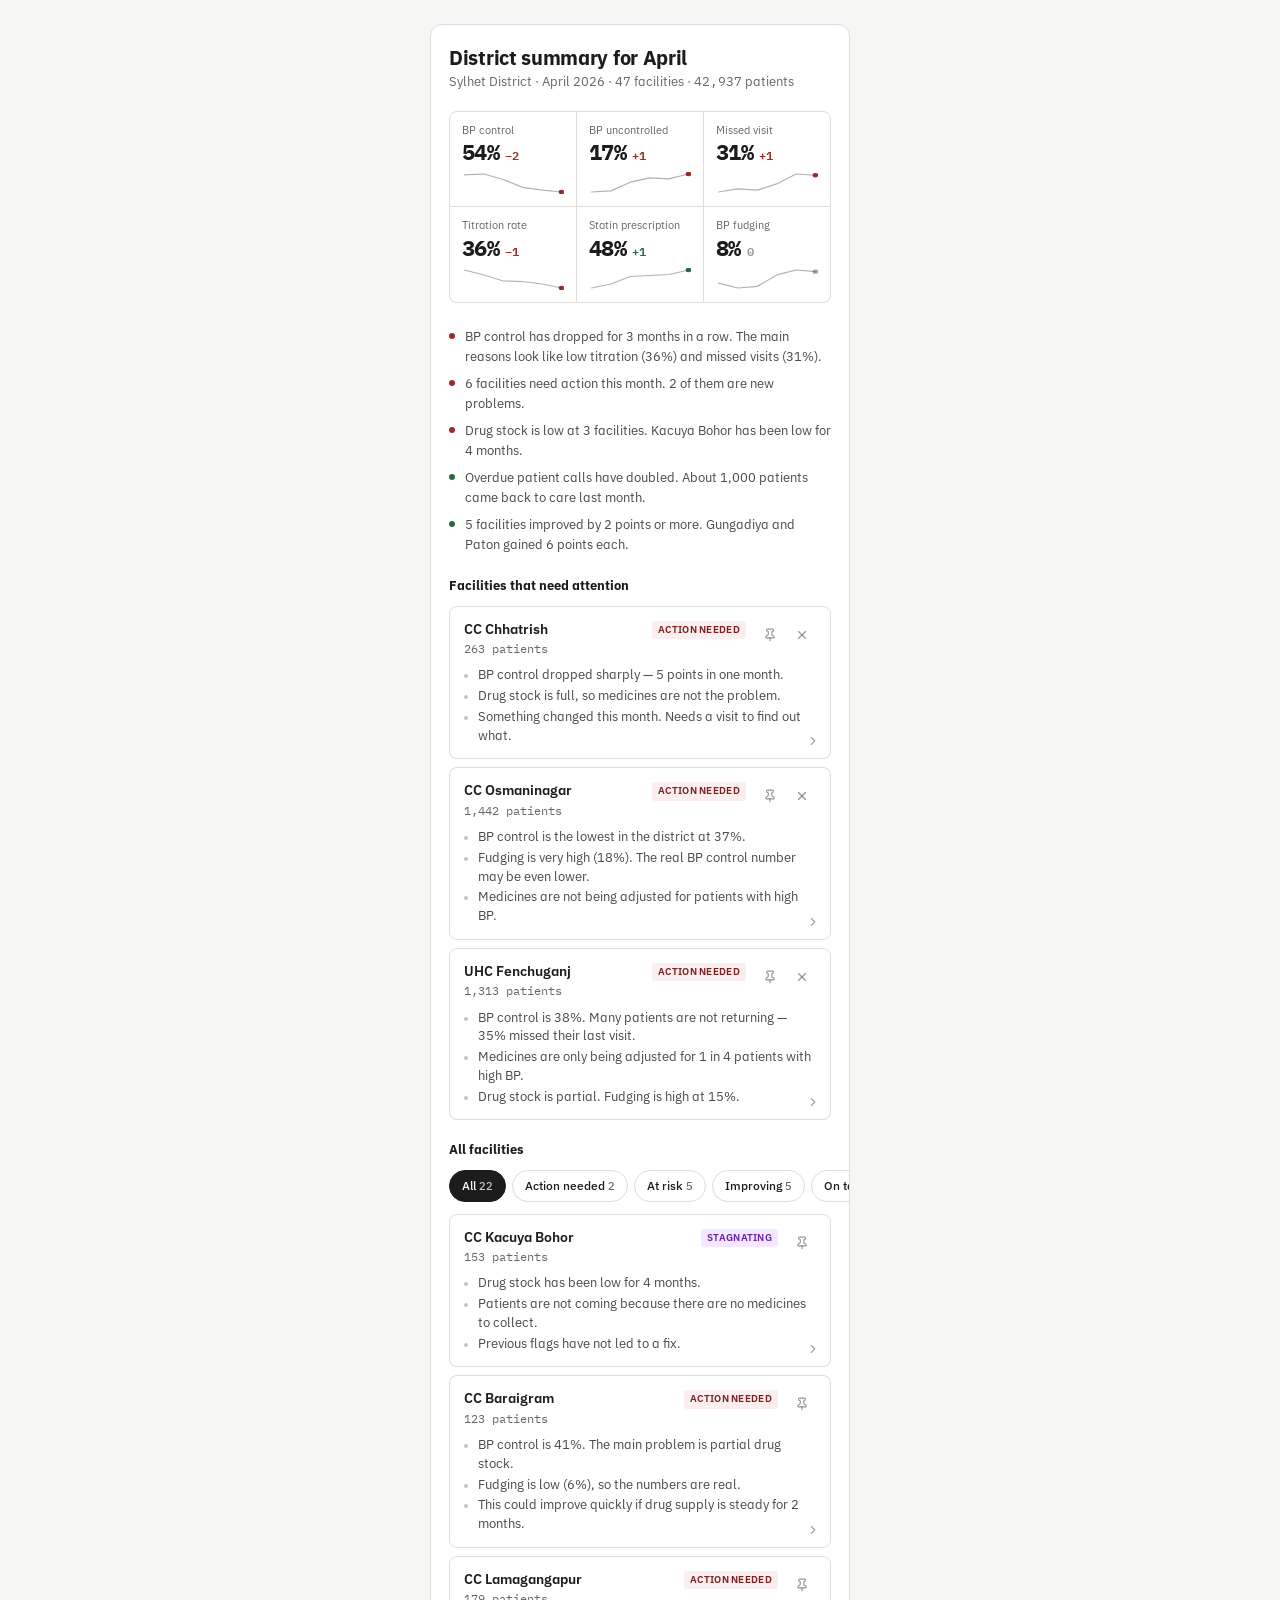
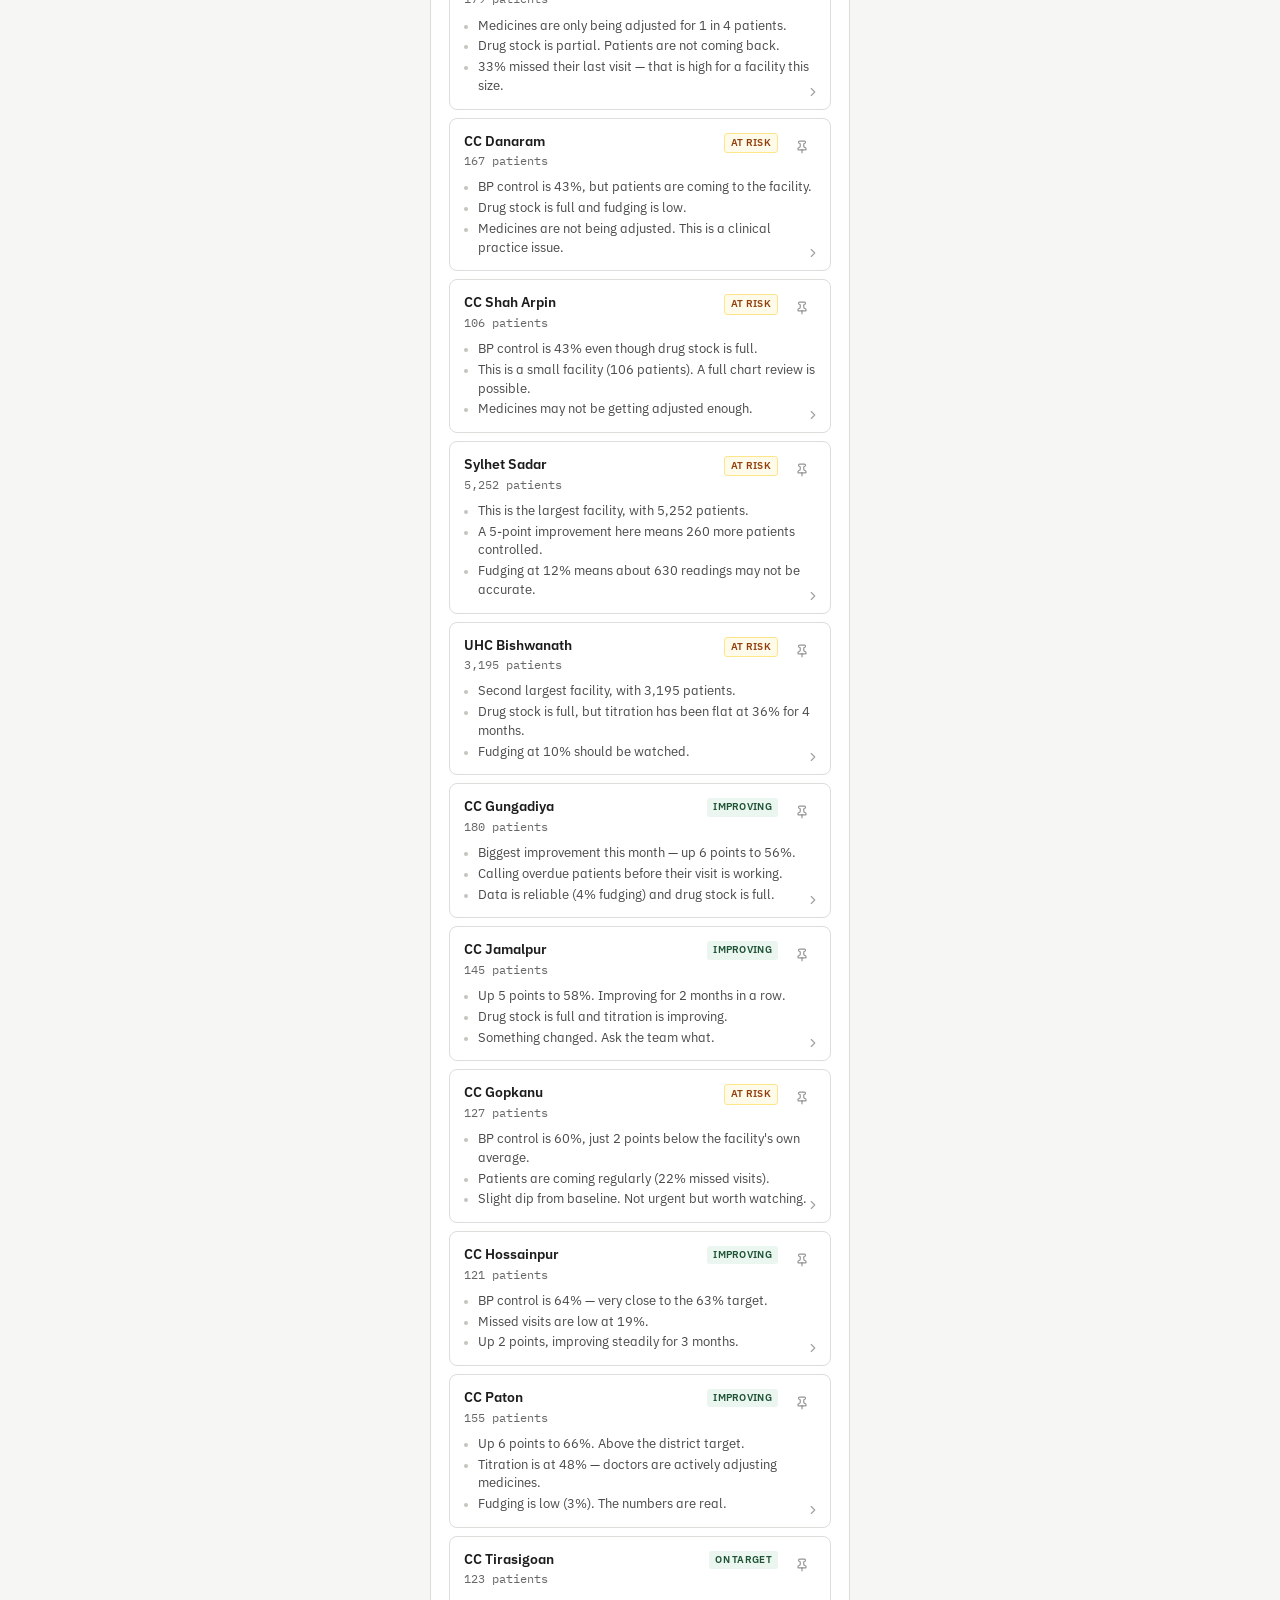
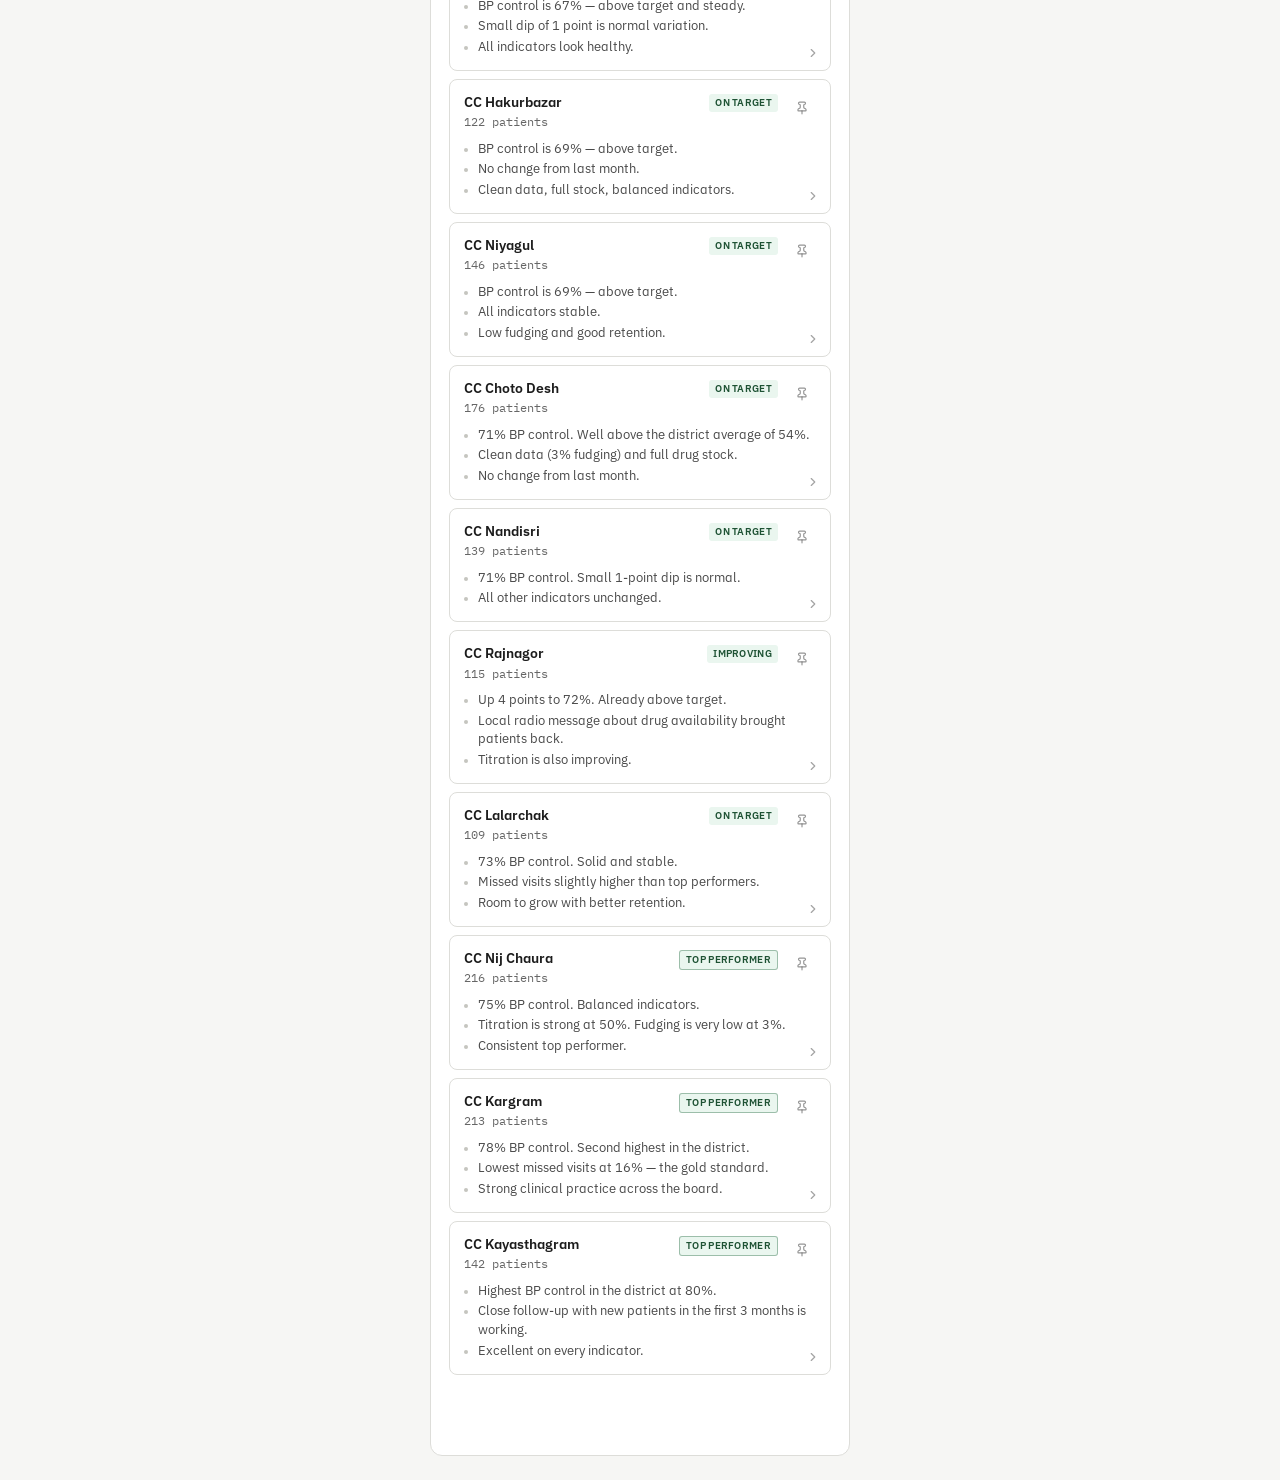
<file: tool/index.html>
<!doctype html>
<html lang="en">
  <head>
    <meta charset="UTF-8" />
    <meta name="viewport" content="width=device-width, initial-scale=1.0, maximum-scale=1.0, user-scalable=no" />
    <title>Facility Review — Sylhet District</title>
    <meta name="description" content="Mobile-first facility performance review tool for hypertension program managers. Identify quality gaps, surface temporal patterns, and plan field visits in under 10 minutes.">
    <meta name="author" content="Sylhet District Health Programme" />

    <link rel="preconnect" href="https://fonts.googleapis.com" />
    <link rel="preconnect" href="https://fonts.gstatic.com" crossorigin />
    <link href="https://fonts.googleapis.com/css2?family=IBM+Plex+Mono:wght@400;500&family=IBM+Plex+Sans:wght@400;500;600;700&display=swap" rel="stylesheet" />

    
    
    <meta property="og:type" content="website" />
    <meta property="og:title" content="Facility Review — Sylhet District">
  <meta name="twitter:title" content="Facility Review — Sylhet District">
  <meta property="og:description" content="Mobile-first facility performance review tool for hypertension program managers. Identify quality gaps, surface temporal patterns, and plan field visits in under 10 minutes.">
  <meta name="twitter:description" content="Mobile-first facility performance review tool for hypertension program managers. Identify quality gaps, surface temporal patterns, and plan field visits in under 10 minutes.">
  <meta property="og:image" content="https://storage.googleapis.com/gpt-engineer-file-uploads/attachments/og-images/70dab9bc-249e-45f6-b111-1041ebb0b0d7">
  <meta name="twitter:image" content="https://storage.googleapis.com/gpt-engineer-file-uploads/attachments/og-images/70dab9bc-249e-45f6-b111-1041ebb0b0d7">
  <meta name="twitter:card" content="summary_large_image">
  <script type="module" crossorigin src="./assets/index-J8C_yz84.js"></script>
  <link rel="stylesheet" crossorigin href="./assets/index-BXHSOIVO.css">
</head>

  <body>
    <div id="root"></div>
  </body>
</html>
</file>
<file: tool/assets/index-BXHSOIVO.css>
*,:before,:after{--tw-border-spacing-x: 0;--tw-border-spacing-y: 0;--tw-translate-x: 0;--tw-translate-y: 0;--tw-rotate: 0;--tw-skew-x: 0;--tw-skew-y: 0;--tw-scale-x: 1;--tw-scale-y: 1;--tw-pan-x: ;--tw-pan-y: ;--tw-pinch-zoom: ;--tw-scroll-snap-strictness: proximity;--tw-gradient-from-position: ;--tw-gradient-via-position: ;--tw-gradient-to-position: ;--tw-ordinal: ;--tw-slashed-zero: ;--tw-numeric-figure: ;--tw-numeric-spacing: ;--tw-numeric-fraction: ;--tw-ring-inset: ;--tw-ring-offset-width: 0px;--tw-ring-offset-color: #fff;--tw-ring-color: rgb(59 130 246 / .5);--tw-ring-offset-shadow: 0 0 #0000;--tw-ring-shadow: 0 0 #0000;--tw-shadow: 0 0 #0000;--tw-shadow-colored: 0 0 #0000;--tw-blur: ;--tw-brightness: ;--tw-contrast: ;--tw-grayscale: ;--tw-hue-rotate: ;--tw-invert: ;--tw-saturate: ;--tw-sepia: ;--tw-drop-shadow: ;--tw-backdrop-blur: ;--tw-backdrop-brightness: ;--tw-backdrop-contrast: ;--tw-backdrop-grayscale: ;--tw-backdrop-hue-rotate: ;--tw-backdrop-invert: ;--tw-backdrop-opacity: ;--tw-backdrop-saturate: ;--tw-backdrop-sepia: ;--tw-contain-size: ;--tw-contain-layout: ;--tw-contain-paint: ;--tw-contain-style: }::backdrop{--tw-border-spacing-x: 0;--tw-border-spacing-y: 0;--tw-translate-x: 0;--tw-translate-y: 0;--tw-rotate: 0;--tw-skew-x: 0;--tw-skew-y: 0;--tw-scale-x: 1;--tw-scale-y: 1;--tw-pan-x: ;--tw-pan-y: ;--tw-pinch-zoom: ;--tw-scroll-snap-strictness: proximity;--tw-gradient-from-position: ;--tw-gradient-via-position: ;--tw-gradient-to-position: ;--tw-ordinal: ;--tw-slashed-zero: ;--tw-numeric-figure: ;--tw-numeric-spacing: ;--tw-numeric-fraction: ;--tw-ring-inset: ;--tw-ring-offset-width: 0px;--tw-ring-offset-color: #fff;--tw-ring-color: rgb(59 130 246 / .5);--tw-ring-offset-shadow: 0 0 #0000;--tw-ring-shadow: 0 0 #0000;--tw-shadow: 0 0 #0000;--tw-shadow-colored: 0 0 #0000;--tw-blur: ;--tw-brightness: ;--tw-contrast: ;--tw-grayscale: ;--tw-hue-rotate: ;--tw-invert: ;--tw-saturate: ;--tw-sepia: ;--tw-drop-shadow: ;--tw-backdrop-blur: ;--tw-backdrop-brightness: ;--tw-backdrop-contrast: ;--tw-backdrop-grayscale: ;--tw-backdrop-hue-rotate: ;--tw-backdrop-invert: ;--tw-backdrop-opacity: ;--tw-backdrop-saturate: ;--tw-backdrop-sepia: ;--tw-contain-size: ;--tw-contain-layout: ;--tw-contain-paint: ;--tw-contain-style: }*,:before,:after{box-sizing:border-box;border-width:0;border-style:solid;border-color:#e5e7eb}:before,:after{--tw-content: ""}html,:host{line-height:1.5;-webkit-text-size-adjust:100%;-moz-tab-size:4;-o-tab-size:4;tab-size:4;font-family:IBM Plex Sans,ui-sans-serif,system-ui,sans-serif;font-feature-settings:normal;font-variation-settings:normal;-webkit-tap-highlight-color:transparent}body{margin:0;line-height:inherit}hr{height:0;color:inherit;border-top-width:1px}abbr:where([title]){-webkit-text-decoration:underline dotted;text-decoration:underline dotted}h1,h2,h3,h4,h5,h6{font-size:inherit;font-weight:inherit}a{color:inherit;text-decoration:inherit}b,strong{font-weight:bolder}code,kbd,samp,pre{font-family:IBM Plex Mono,ui-monospace,SFMono-Regular,Menlo,monospace;font-feature-settings:normal;font-variation-settings:normal;font-size:1em}small{font-size:80%}sub,sup{font-size:75%;line-height:0;position:relative;vertical-align:baseline}sub{bottom:-.25em}sup{top:-.5em}table{text-indent:0;border-color:inherit;border-collapse:collapse}button,input,optgroup,select,textarea{font-family:inherit;font-feature-settings:inherit;font-variation-settings:inherit;font-size:100%;font-weight:inherit;line-height:inherit;letter-spacing:inherit;color:inherit;margin:0;padding:0}button,select{text-transform:none}button,input:where([type=button]),input:where([type=reset]),input:where([type=submit]){-webkit-appearance:button;background-color:transparent;background-image:none}:-moz-focusring{outline:auto}:-moz-ui-invalid{box-shadow:none}progress{vertical-align:baseline}::-webkit-inner-spin-button,::-webkit-outer-spin-button{height:auto}[type=search]{-webkit-appearance:textfield;outline-offset:-2px}::-webkit-search-decoration{-webkit-appearance:none}::-webkit-file-upload-button{-webkit-appearance:button;font:inherit}summary{display:list-item}blockquote,dl,dd,h1,h2,h3,h4,h5,h6,hr,figure,p,pre{margin:0}fieldset{margin:0;padding:0}legend{padding:0}ol,ul,menu{list-style:none;margin:0;padding:0}dialog{padding:0}textarea{resize:vertical}input::-moz-placeholder,textarea::-moz-placeholder{opacity:1;color:#9ca3af}input::placeholder,textarea::placeholder{opacity:1;color:#9ca3af}button,[role=button]{cursor:pointer}:disabled{cursor:default}img,svg,video,canvas,audio,iframe,embed,object{display:block;vertical-align:middle}img,video{max-width:100%;height:auto}[hidden]:where(:not([hidden=until-found])){display:none}:root{--background: 60 11% 96%;--surface: 0 0% 100%;--surface-sunken: 60 9% 93%;--foreground: 0 0% 11%;--card: 0 0% 100%;--card-foreground: 0 0% 11%;--popover: 0 0% 100%;--popover-foreground: 0 0% 11%;--primary: 0 0% 11%;--primary-foreground: 0 0% 100%;--secondary: 60 9% 93%;--secondary-foreground: 0 0% 20%;--muted: 60 9% 93%;--muted-foreground: 0 0% 40%;--accent: 60 9% 93%;--accent-foreground: 0 0% 20%;--bad: 0 60% 39%;--bad-foreground: 0 0% 100%;--bad-soft: 0 65% 96%;--bad-soft-foreground: 0 60% 30%;--good: 145 47% 28%;--good-foreground: 0 0% 100%;--good-soft: 145 40% 94%;--good-soft-foreground: 145 47% 22%;--destructive: 0 60% 39%;--destructive-foreground: 0 0% 100%;--border: 60 6% 86%;--border-strong: 60 5% 76%;--input: 60 6% 86%;--ring: 0 0% 30%;--radius: .5rem;--sidebar-background: 60 11% 96%;--sidebar-foreground: 0 0% 20%;--sidebar-primary: 0 0% 11%;--sidebar-primary-foreground: 0 0% 100%;--sidebar-accent: 60 9% 93%;--sidebar-accent-foreground: 0 0% 20%;--sidebar-border: 60 6% 86%;--sidebar-ring: 0 0% 30%}.dark{--background: 0 0% 8%;--foreground: 0 0% 96%;--surface: 0 0% 11%;--surface-sunken: 0 0% 14%;--card: 0 0% 11%;--card-foreground: 0 0% 96%;--popover: 0 0% 11%;--popover-foreground: 0 0% 96%;--primary: 0 0% 96%;--primary-foreground: 0 0% 11%;--secondary: 0 0% 16%;--secondary-foreground: 0 0% 96%;--muted: 0 0% 16%;--muted-foreground: 0 0% 65%;--accent: 0 0% 16%;--accent-foreground: 0 0% 96%;--bad: 0 60% 50%;--bad-foreground: 0 0% 100%;--bad-soft: 0 40% 18%;--bad-soft-foreground: 0 70% 80%;--good: 145 40% 45%;--good-foreground: 0 0% 100%;--good-soft: 145 30% 16%;--good-soft-foreground: 145 40% 80%;--destructive: 0 60% 50%;--destructive-foreground: 0 0% 100%;--border: 0 0% 22%;--border-strong: 0 0% 32%;--input: 0 0% 22%;--ring: 0 0% 70%}*{border-color:hsl(var(--border))}html{-webkit-text-size-adjust:100%}body{background-color:hsl(var(--background));color:hsl(var(--foreground));-webkit-font-smoothing:antialiased;-moz-osx-font-smoothing:grayscale;font-family:IBM Plex Sans,ui-sans-serif,system-ui,-apple-system,sans-serif;font-feature-settings:"ss01","cv11"}.font-mono{font-family:IBM Plex Mono,ui-monospace,SFMono-Regular,Menlo,monospace;font-feature-settings:"tnum"}.tnum{font-variant-numeric:tabular-nums}.sr-only{position:absolute;width:1px;height:1px;padding:0;margin:-1px;overflow:hidden;clip:rect(0,0,0,0);white-space:nowrap;border-width:0}.pointer-events-none{pointer-events:none}.pointer-events-auto{pointer-events:auto}.visible{visibility:visible}.invisible{visibility:hidden}.fixed{position:fixed}.absolute{position:absolute}.relative{position:relative}.inset-0{top:0;right:0;bottom:0;left:0}.inset-x-0{left:0;right:0}.inset-y-0{top:0;bottom:0}.-bottom-12{bottom:-3rem}.-left-12{left:-3rem}.-right-12{right:-3rem}.-top-12{top:-3rem}.bottom-0{bottom:0}.bottom-2\.5{bottom:.625rem}.left-0{left:0}.left-1{left:.25rem}.left-1\/2{left:50%}.left-2{left:.5rem}.left-\[50\%\]{left:50%}.right-0{right:0}.right-1{right:.25rem}.right-2{right:.5rem}.right-2\.5{right:.625rem}.right-3{right:.75rem}.right-4{right:1rem}.top-0{top:0}.top-1\.5{top:.375rem}.top-1\/2{top:50%}.top-2{top:.5rem}.top-3\.5{top:.875rem}.top-4{top:1rem}.top-\[1px\]{top:1px}.top-\[50\%\]{top:50%}.top-\[60\%\]{top:60%}.top-full{top:100%}.z-10{z-index:10}.z-20{z-index:20}.z-50{z-index:50}.z-\[100\]{z-index:100}.z-\[1\]{z-index:1}.-mx-1{margin-left:-.25rem;margin-right:-.25rem}.-mx-\[18px\]{margin-left:-18px;margin-right:-18px}.mx-2{margin-left:.5rem;margin-right:.5rem}.mx-3\.5{margin-left:.875rem;margin-right:.875rem}.mx-auto{margin-left:auto;margin-right:auto}.my-0\.5{margin-top:.125rem;margin-bottom:.125rem}.my-1{margin-top:.25rem;margin-bottom:.25rem}.-ml-4{margin-left:-1rem}.-mt-4{margin-top:-1rem}.mb-0\.5{margin-bottom:.125rem}.mb-1{margin-bottom:.25rem}.mb-1\.5{margin-bottom:.375rem}.mb-2{margin-bottom:.5rem}.mb-2\.5{margin-bottom:.625rem}.mb-3{margin-bottom:.75rem}.mb-4{margin-bottom:1rem}.mb-5{margin-bottom:1.25rem}.mb-\[18px\]{margin-bottom:18px}.mb-\[3px\]{margin-bottom:3px}.ml-1{margin-left:.25rem}.ml-auto{margin-left:auto}.mr-2{margin-right:.5rem}.mt-1{margin-top:.25rem}.mt-1\.5{margin-top:.375rem}.mt-2{margin-top:.5rem}.mt-24{margin-top:6rem}.mt-4{margin-top:1rem}.mt-5{margin-top:1.25rem}.mt-\[18px\]{margin-top:18px}.mt-auto{margin-top:auto}.block{display:block}.inline-block{display:inline-block}.flex{display:flex}.inline-flex{display:inline-flex}.table{display:table}.grid{display:grid}.hidden{display:none}.aspect-square{aspect-ratio:1 / 1}.aspect-video{aspect-ratio:16 / 9}.size-4{width:1rem;height:1rem}.h-1\.5{height:.375rem}.h-10{height:2.5rem}.h-11{height:2.75rem}.h-12{height:3rem}.h-2{height:.5rem}.h-2\.5{height:.625rem}.h-3{height:.75rem}.h-3\.5{height:.875rem}.h-4{height:1rem}.h-5{height:1.25rem}.h-6{height:1.5rem}.h-7{height:1.75rem}.h-8{height:2rem}.h-9{height:2.25rem}.h-\[1px\]{height:1px}.h-\[var\(--radix-navigation-menu-viewport-height\)\]{height:var(--radix-navigation-menu-viewport-height)}.h-\[var\(--radix-select-trigger-height\)\]{height:var(--radix-select-trigger-height)}.h-auto{height:auto}.h-full{height:100%}.h-px{height:1px}.h-svh{height:100svh}.max-h-96{max-height:24rem}.max-h-\[300px\]{max-height:300px}.max-h-screen{max-height:100vh}.min-h-0{min-height:0px}.min-h-\[60px\]{min-height:60px}.min-h-\[80px\]{min-height:80px}.min-h-screen{min-height:100vh}.min-h-svh{min-height:100svh}.w-0{width:0px}.w-1{width:.25rem}.w-10{width:2.5rem}.w-11{width:2.75rem}.w-2{width:.5rem}.w-2\.5{width:.625rem}.w-3{width:.75rem}.w-3\.5{width:.875rem}.w-3\/4{width:75%}.w-4{width:1rem}.w-5{width:1.25rem}.w-64{width:16rem}.w-7{width:1.75rem}.w-72{width:18rem}.w-8{width:2rem}.w-9{width:2.25rem}.w-\[--sidebar-width\]{width:var(--sidebar-width)}.w-\[100px\]{width:100px}.w-\[1px\]{width:1px}.w-auto{width:auto}.w-full{width:100%}.w-max{width:-moz-max-content;width:max-content}.w-px{width:1px}.min-w-0{min-width:0px}.min-w-5{min-width:1.25rem}.min-w-\[12rem\]{min-width:12rem}.min-w-\[8rem\]{min-width:8rem}.min-w-\[var\(--radix-select-trigger-width\)\]{min-width:var(--radix-select-trigger-width)}.max-w-\[--skeleton-width\]{max-width:var(--skeleton-width)}.max-w-\[420px\]{max-width:420px}.max-w-lg{max-width:32rem}.max-w-max{max-width:-moz-max-content;max-width:max-content}.flex-1{flex:1 1 0%}.shrink-0{flex-shrink:0}.grow{flex-grow:1}.grow-0{flex-grow:0}.basis-full{flex-basis:100%}.caption-bottom{caption-side:bottom}.border-collapse{border-collapse:collapse}.-translate-x-1\/2{--tw-translate-x: -50%;transform:translate(var(--tw-translate-x),var(--tw-translate-y)) rotate(var(--tw-rotate)) skew(var(--tw-skew-x)) skewY(var(--tw-skew-y)) scaleX(var(--tw-scale-x)) scaleY(var(--tw-scale-y))}.-translate-x-px{--tw-translate-x: -1px;transform:translate(var(--tw-translate-x),var(--tw-translate-y)) rotate(var(--tw-rotate)) skew(var(--tw-skew-x)) skewY(var(--tw-skew-y)) scaleX(var(--tw-scale-x)) scaleY(var(--tw-scale-y))}.-translate-y-1\/2{--tw-translate-y: -50%;transform:translate(var(--tw-translate-x),var(--tw-translate-y)) rotate(var(--tw-rotate)) skew(var(--tw-skew-x)) skewY(var(--tw-skew-y)) scaleX(var(--tw-scale-x)) scaleY(var(--tw-scale-y))}.translate-x-\[-50\%\]{--tw-translate-x: -50%;transform:translate(var(--tw-translate-x),var(--tw-translate-y)) rotate(var(--tw-rotate)) skew(var(--tw-skew-x)) skewY(var(--tw-skew-y)) scaleX(var(--tw-scale-x)) scaleY(var(--tw-scale-y))}.translate-x-px{--tw-translate-x: 1px;transform:translate(var(--tw-translate-x),var(--tw-translate-y)) rotate(var(--tw-rotate)) skew(var(--tw-skew-x)) skewY(var(--tw-skew-y)) scaleX(var(--tw-scale-x)) scaleY(var(--tw-scale-y))}.translate-y-\[-50\%\]{--tw-translate-y: -50%;transform:translate(var(--tw-translate-x),var(--tw-translate-y)) rotate(var(--tw-rotate)) skew(var(--tw-skew-x)) skewY(var(--tw-skew-y)) scaleX(var(--tw-scale-x)) scaleY(var(--tw-scale-y))}.rotate-45{--tw-rotate: 45deg;transform:translate(var(--tw-translate-x),var(--tw-translate-y)) rotate(var(--tw-rotate)) skew(var(--tw-skew-x)) skewY(var(--tw-skew-y)) scaleX(var(--tw-scale-x)) scaleY(var(--tw-scale-y))}.rotate-90{--tw-rotate: 90deg;transform:translate(var(--tw-translate-x),var(--tw-translate-y)) rotate(var(--tw-rotate)) skew(var(--tw-skew-x)) skewY(var(--tw-skew-y)) scaleX(var(--tw-scale-x)) scaleY(var(--tw-scale-y))}.transform{transform:translate(var(--tw-translate-x),var(--tw-translate-y)) rotate(var(--tw-rotate)) skew(var(--tw-skew-x)) skewY(var(--tw-skew-y)) scaleX(var(--tw-scale-x)) scaleY(var(--tw-scale-y))}@keyframes pulse{50%{opacity:.5}}.animate-pulse{animation:pulse 2s cubic-bezier(.4,0,.6,1) infinite}.cursor-default{cursor:default}.cursor-pointer{cursor:pointer}.touch-none{touch-action:none}.select-none{-webkit-user-select:none;-moz-user-select:none;user-select:none}.resize-y{resize:vertical}.list-none{list-style-type:none}.grid-cols-3{grid-template-columns:repeat(3,minmax(0,1fr))}.flex-row{flex-direction:row}.flex-col{flex-direction:column}.flex-col-reverse{flex-direction:column-reverse}.flex-wrap{flex-wrap:wrap}.items-start{align-items:flex-start}.items-end{align-items:flex-end}.items-center{align-items:center}.items-baseline{align-items:baseline}.items-stretch{align-items:stretch}.justify-end{justify-content:flex-end}.justify-center{justify-content:center}.justify-between{justify-content:space-between}.gap-1{gap:.25rem}.gap-1\.5{gap:.375rem}.gap-2{gap:.5rem}.gap-2\.5{gap:.625rem}.gap-3{gap:.75rem}.gap-4{gap:1rem}.gap-px{gap:1px}.space-x-1>:not([hidden])~:not([hidden]){--tw-space-x-reverse: 0;margin-right:calc(.25rem * var(--tw-space-x-reverse));margin-left:calc(.25rem * calc(1 - var(--tw-space-x-reverse)))}.space-x-4>:not([hidden])~:not([hidden]){--tw-space-x-reverse: 0;margin-right:calc(1rem * var(--tw-space-x-reverse));margin-left:calc(1rem * calc(1 - var(--tw-space-x-reverse)))}.space-y-0>:not([hidden])~:not([hidden]){--tw-space-y-reverse: 0;margin-top:calc(0px * calc(1 - var(--tw-space-y-reverse)));margin-bottom:calc(0px * var(--tw-space-y-reverse))}.space-y-0\.5>:not([hidden])~:not([hidden]){--tw-space-y-reverse: 0;margin-top:calc(.125rem * calc(1 - var(--tw-space-y-reverse)));margin-bottom:calc(.125rem * var(--tw-space-y-reverse))}.space-y-1>:not([hidden])~:not([hidden]){--tw-space-y-reverse: 0;margin-top:calc(.25rem * calc(1 - var(--tw-space-y-reverse)));margin-bottom:calc(.25rem * var(--tw-space-y-reverse))}.space-y-1\.5>:not([hidden])~:not([hidden]){--tw-space-y-reverse: 0;margin-top:calc(.375rem * calc(1 - var(--tw-space-y-reverse)));margin-bottom:calc(.375rem * var(--tw-space-y-reverse))}.space-y-2>:not([hidden])~:not([hidden]){--tw-space-y-reverse: 0;margin-top:calc(.5rem * calc(1 - var(--tw-space-y-reverse)));margin-bottom:calc(.5rem * var(--tw-space-y-reverse))}.space-y-4>:not([hidden])~:not([hidden]){--tw-space-y-reverse: 0;margin-top:calc(1rem * calc(1 - var(--tw-space-y-reverse)));margin-bottom:calc(1rem * var(--tw-space-y-reverse))}.space-y-\[18px\]>:not([hidden])~:not([hidden]){--tw-space-y-reverse: 0;margin-top:calc(18px * calc(1 - var(--tw-space-y-reverse)));margin-bottom:calc(18px * var(--tw-space-y-reverse))}.overflow-auto{overflow:auto}.overflow-hidden{overflow:hidden}.overflow-x-auto{overflow-x:auto}.overflow-y-auto{overflow-y:auto}.overflow-x-hidden{overflow-x:hidden}.whitespace-nowrap{white-space:nowrap}.break-words{overflow-wrap:break-word}.rounded{border-radius:.25rem}.rounded-\[2px\]{border-radius:2px}.rounded-\[3px\]{border-radius:3px}.rounded-\[5px\]{border-radius:5px}.rounded-\[inherit\]{border-radius:inherit}.rounded-full{border-radius:9999px}.rounded-lg{border-radius:var(--radius)}.rounded-md{border-radius:calc(var(--radius) - 2px)}.rounded-sm{border-radius:calc(var(--radius) - 4px)}.rounded-t-\[10px\]{border-top-left-radius:10px;border-top-right-radius:10px}.rounded-tl-sm{border-top-left-radius:calc(var(--radius) - 4px)}.border{border-width:1px}.border-2{border-width:2px}.border-\[1\.5px\]{border-width:1.5px}.border-y{border-top-width:1px;border-bottom-width:1px}.border-b{border-bottom-width:1px}.border-l{border-left-width:1px}.border-r{border-right-width:1px}.border-t{border-top-width:1px}.border-dashed{border-style:dashed}.border-\[--color-border\]{border-color:var(--color-border)}.border-amber-200{--tw-border-opacity: 1;border-color:rgb(253 230 138 / var(--tw-border-opacity, 1))}.border-border{border-color:hsl(var(--border))}.border-border\/50{border-color:hsl(var(--border) / .5)}.border-destructive{border-color:hsl(var(--destructive))}.border-destructive\/50{border-color:hsl(var(--destructive) / .5)}.border-foreground{border-color:hsl(var(--foreground))}.border-good\/40{border-color:hsl(var(--good) / .4)}.border-input{border-color:hsl(var(--input))}.border-primary{border-color:hsl(var(--primary))}.border-sidebar-border{border-color:hsl(var(--sidebar-border))}.border-transparent{border-color:transparent}.border-l-transparent{border-left-color:transparent}.border-t-transparent{border-top-color:transparent}.bg-\[--color-bg\]{background-color:var(--color-bg)}.bg-accent{background-color:hsl(var(--accent))}.bg-amber-50{--tw-bg-opacity: 1;background-color:rgb(255 251 235 / var(--tw-bg-opacity, 1))}.bg-background{background-color:hsl(var(--background))}.bg-black\/80{background-color:#000c}.bg-border{background-color:hsl(var(--border))}.bg-card{background-color:hsl(var(--card))}.bg-destructive{background-color:hsl(var(--destructive))}.bg-foreground{background-color:hsl(var(--foreground))}.bg-muted{background-color:hsl(var(--muted))}.bg-muted\/50{background-color:hsl(var(--muted) / .5)}.bg-popover{background-color:hsl(var(--popover))}.bg-primary{background-color:hsl(var(--primary))}.bg-purple-100{--tw-bg-opacity: 1;background-color:rgb(243 232 255 / var(--tw-bg-opacity, 1))}.bg-secondary{background-color:hsl(var(--secondary))}.bg-sidebar{background-color:hsl(var(--sidebar-background))}.bg-sidebar-border{background-color:hsl(var(--sidebar-border))}.bg-transparent{background-color:transparent}.fill-bad{fill:hsl(var(--bad))}.fill-current{fill:currentColor}.fill-good{fill:hsl(var(--good))}.fill-muted-foreground\/60{fill:hsl(var(--muted-foreground) / .6)}.p-0{padding:0}.p-1{padding:.25rem}.p-2{padding:.5rem}.p-3{padding:.75rem}.p-3\.5{padding:.875rem}.p-4{padding:1rem}.p-6{padding:1.5rem}.p-\[1px\]{padding:1px}.px-1{padding-left:.25rem;padding-right:.25rem}.px-1\.5{padding-left:.375rem;padding-right:.375rem}.px-2{padding-left:.5rem;padding-right:.5rem}.px-2\.5{padding-left:.625rem;padding-right:.625rem}.px-3{padding-left:.75rem;padding-right:.75rem}.px-4{padding-left:1rem;padding-right:1rem}.px-5{padding-left:1.25rem;padding-right:1.25rem}.px-8{padding-left:2rem;padding-right:2rem}.px-\[18px\]{padding-left:18px;padding-right:18px}.py-0\.5{padding-top:.125rem;padding-bottom:.125rem}.py-1{padding-top:.25rem;padding-bottom:.25rem}.py-1\.5{padding-top:.375rem;padding-bottom:.375rem}.py-2{padding-top:.5rem;padding-bottom:.5rem}.py-2\.5{padding-top:.625rem;padding-bottom:.625rem}.py-3{padding-top:.75rem;padding-bottom:.75rem}.py-4{padding-top:1rem;padding-bottom:1rem}.py-6{padding-top:1.5rem;padding-bottom:1.5rem}.py-\[2px\]{padding-top:2px;padding-bottom:2px}.py-\[3px\]{padding-top:3px;padding-bottom:3px}.py-px{padding-top:1px;padding-bottom:1px}.pb-20{padding-bottom:5rem}.pb-3{padding-bottom:.75rem}.pb-4{padding-bottom:1rem}.pl-2\.5{padding-left:.625rem}.pl-3\.5{padding-left:.875rem}.pl-4{padding-left:1rem}.pl-8{padding-left:2rem}.pr-2{padding-right:.5rem}.pr-2\.5{padding-right:.625rem}.pr-8{padding-right:2rem}.pt-0{padding-top:0}.pt-1{padding-top:.25rem}.pt-3{padding-top:.75rem}.pt-4{padding-top:1rem}.pt-5{padding-top:1.25rem}.text-left{text-align:left}.text-center{text-align:center}.align-middle{vertical-align:middle}.font-mono{font-family:IBM Plex Mono,ui-monospace,SFMono-Regular,Menlo,monospace}.text-2xl{font-size:1.5rem;line-height:2rem}.text-4xl{font-size:2.25rem;line-height:2.5rem}.text-\[0\.8rem\]{font-size:.8rem}.text-\[10\.5px\]{font-size:10.5px}.text-\[11\.5px\]{font-size:11.5px}.text-\[11px\]{font-size:11px}.text-\[12\.5px\]{font-size:12.5px}.text-\[12px\]{font-size:12px}.text-\[13\.5px\]{font-size:13.5px}.text-\[13px\]{font-size:13px}.text-\[20px\]{font-size:20px}.text-\[22px\]{font-size:22px}.text-\[9\.5px\]{font-size:9.5px}.text-base{font-size:1rem;line-height:1.5rem}.text-lg{font-size:1.125rem;line-height:1.75rem}.text-sm{font-size:.875rem;line-height:1.25rem}.text-xl{font-size:1.25rem;line-height:1.75rem}.text-xs{font-size:.75rem;line-height:1rem}.font-bold{font-weight:700}.font-medium{font-weight:500}.font-normal{font-weight:400}.font-semibold{font-weight:600}.uppercase{text-transform:uppercase}.tabular-nums{--tw-numeric-spacing: tabular-nums;font-variant-numeric:var(--tw-ordinal) var(--tw-slashed-zero) var(--tw-numeric-figure) var(--tw-numeric-spacing) var(--tw-numeric-fraction)}.leading-\[1\.4\]{line-height:1.4}.leading-\[1\.55\]{line-height:1.55}.leading-\[1\.5\]{line-height:1.5}.leading-none{line-height:1}.leading-tight{line-height:1.25}.tracking-\[-0\.3px\]{letter-spacing:-.3px}.tracking-\[0\.3px\]{letter-spacing:.3px}.tracking-tight{letter-spacing:-.025em}.tracking-widest{letter-spacing:.1em}.text-accent-foreground{color:hsl(var(--accent-foreground))}.text-amber-800{--tw-text-opacity: 1;color:rgb(146 64 14 / var(--tw-text-opacity, 1))}.text-background{color:hsl(var(--background))}.text-card-foreground{color:hsl(var(--card-foreground))}.text-current{color:currentColor}.text-destructive{color:hsl(var(--destructive))}.text-destructive-foreground{color:hsl(var(--destructive-foreground))}.text-foreground{color:hsl(var(--foreground))}.text-foreground\/50{color:hsl(var(--foreground) / .5)}.text-foreground\/70{color:hsl(var(--foreground) / .7)}.text-foreground\/80{color:hsl(var(--foreground) / .8)}.text-foreground\/85{color:hsl(var(--foreground) / .85)}.text-good-foreground{color:hsl(var(--good-foreground))}.text-muted-foreground{color:hsl(var(--muted-foreground))}.text-muted-foreground\/60{color:hsl(var(--muted-foreground) / .6)}.text-muted-foreground\/70{color:hsl(var(--muted-foreground) / .7)}.text-popover-foreground{color:hsl(var(--popover-foreground))}.text-primary{color:hsl(var(--primary))}.text-primary-foreground{color:hsl(var(--primary-foreground))}.text-purple-800{--tw-text-opacity: 1;color:rgb(107 33 168 / var(--tw-text-opacity, 1))}.text-secondary-foreground{color:hsl(var(--secondary-foreground))}.text-sidebar-foreground{color:hsl(var(--sidebar-foreground))}.text-sidebar-foreground\/70{color:hsl(var(--sidebar-foreground) / .7)}.underline{text-decoration-line:underline}.underline-offset-4{text-underline-offset:4px}.opacity-0{opacity:0}.opacity-50{opacity:.5}.opacity-55{opacity:.55}.opacity-60{opacity:.6}.opacity-70{opacity:.7}.opacity-80{opacity:.8}.opacity-90{opacity:.9}.shadow-\[0_0_0_1px_hsl\(var\(--sidebar-border\)\)\]{--tw-shadow: 0 0 0 1px hsl(var(--sidebar-border));--tw-shadow-colored: 0 0 0 1px var(--tw-shadow-color);box-shadow:var(--tw-ring-offset-shadow, 0 0 #0000),var(--tw-ring-shadow, 0 0 #0000),var(--tw-shadow)}.shadow-lg{--tw-shadow: 0 10px 15px -3px rgb(0 0 0 / .1), 0 4px 6px -4px rgb(0 0 0 / .1);--tw-shadow-colored: 0 10px 15px -3px var(--tw-shadow-color), 0 4px 6px -4px var(--tw-shadow-color);box-shadow:var(--tw-ring-offset-shadow, 0 0 #0000),var(--tw-ring-shadow, 0 0 #0000),var(--tw-shadow)}.shadow-md{--tw-shadow: 0 4px 6px -1px rgb(0 0 0 / .1), 0 2px 4px -2px rgb(0 0 0 / .1);--tw-shadow-colored: 0 4px 6px -1px var(--tw-shadow-color), 0 2px 4px -2px var(--tw-shadow-color);box-shadow:var(--tw-ring-offset-shadow, 0 0 #0000),var(--tw-ring-shadow, 0 0 #0000),var(--tw-shadow)}.shadow-none{--tw-shadow: 0 0 #0000;--tw-shadow-colored: 0 0 #0000;box-shadow:var(--tw-ring-offset-shadow, 0 0 #0000),var(--tw-ring-shadow, 0 0 #0000),var(--tw-shadow)}.shadow-sm{--tw-shadow: 0 1px 2px 0 rgb(0 0 0 / .05);--tw-shadow-colored: 0 1px 2px 0 var(--tw-shadow-color);box-shadow:var(--tw-ring-offset-shadow, 0 0 #0000),var(--tw-ring-shadow, 0 0 #0000),var(--tw-shadow)}.shadow-xl{--tw-shadow: 0 20px 25px -5px rgb(0 0 0 / .1), 0 8px 10px -6px rgb(0 0 0 / .1);--tw-shadow-colored: 0 20px 25px -5px var(--tw-shadow-color), 0 8px 10px -6px var(--tw-shadow-color);box-shadow:var(--tw-ring-offset-shadow, 0 0 #0000),var(--tw-ring-shadow, 0 0 #0000),var(--tw-shadow)}.outline-none{outline:2px solid transparent;outline-offset:2px}.outline{outline-style:solid}.ring-0{--tw-ring-offset-shadow: var(--tw-ring-inset) 0 0 0 var(--tw-ring-offset-width) var(--tw-ring-offset-color);--tw-ring-shadow: var(--tw-ring-inset) 0 0 0 calc(0px + var(--tw-ring-offset-width)) var(--tw-ring-color);box-shadow:var(--tw-ring-offset-shadow),var(--tw-ring-shadow),var(--tw-shadow, 0 0 #0000)}.ring-2{--tw-ring-offset-shadow: var(--tw-ring-inset) 0 0 0 var(--tw-ring-offset-width) var(--tw-ring-offset-color);--tw-ring-shadow: var(--tw-ring-inset) 0 0 0 calc(2px + var(--tw-ring-offset-width)) var(--tw-ring-color);box-shadow:var(--tw-ring-offset-shadow),var(--tw-ring-shadow),var(--tw-shadow, 0 0 #0000)}.ring-ring{--tw-ring-color: hsl(var(--ring))}.ring-sidebar-ring{--tw-ring-color: hsl(var(--sidebar-ring))}.ring-offset-background{--tw-ring-offset-color: hsl(var(--background))}.filter{filter:var(--tw-blur) var(--tw-brightness) var(--tw-contrast) var(--tw-grayscale) var(--tw-hue-rotate) var(--tw-invert) var(--tw-saturate) var(--tw-sepia) var(--tw-drop-shadow)}.transition{transition-property:color,background-color,border-color,text-decoration-color,fill,stroke,opacity,box-shadow,transform,filter,-webkit-backdrop-filter;transition-property:color,background-color,border-color,text-decoration-color,fill,stroke,opacity,box-shadow,transform,filter,backdrop-filter;transition-property:color,background-color,border-color,text-decoration-color,fill,stroke,opacity,box-shadow,transform,filter,backdrop-filter,-webkit-backdrop-filter;transition-timing-function:cubic-bezier(.4,0,.2,1);transition-duration:.15s}.transition-\[left\,right\,width\]{transition-property:left,right,width;transition-timing-function:cubic-bezier(.4,0,.2,1);transition-duration:.15s}.transition-\[margin\,opa\]{transition-property:margin,opa;transition-timing-function:cubic-bezier(.4,0,.2,1);transition-duration:.15s}.transition-\[width\,height\,padding\]{transition-property:width,height,padding;transition-timing-function:cubic-bezier(.4,0,.2,1);transition-duration:.15s}.transition-\[width\]{transition-property:width;transition-timing-function:cubic-bezier(.4,0,.2,1);transition-duration:.15s}.transition-all{transition-property:all;transition-timing-function:cubic-bezier(.4,0,.2,1);transition-duration:.15s}.transition-colors{transition-property:color,background-color,border-color,text-decoration-color,fill,stroke;transition-timing-function:cubic-bezier(.4,0,.2,1);transition-duration:.15s}.transition-opacity{transition-property:opacity;transition-timing-function:cubic-bezier(.4,0,.2,1);transition-duration:.15s}.transition-transform{transition-property:transform;transition-timing-function:cubic-bezier(.4,0,.2,1);transition-duration:.15s}.duration-1000{transition-duration:1s}.duration-200{transition-duration:.2s}.ease-in-out{transition-timing-function:cubic-bezier(.4,0,.2,1)}.ease-linear{transition-timing-function:linear}@keyframes enter{0%{opacity:var(--tw-enter-opacity, 1);transform:translate3d(var(--tw-enter-translate-x, 0),var(--tw-enter-translate-y, 0),0) scale3d(var(--tw-enter-scale, 1),var(--tw-enter-scale, 1),var(--tw-enter-scale, 1)) rotate(var(--tw-enter-rotate, 0))}}@keyframes exit{to{opacity:var(--tw-exit-opacity, 1);transform:translate3d(var(--tw-exit-translate-x, 0),var(--tw-exit-translate-y, 0),0) scale3d(var(--tw-exit-scale, 1),var(--tw-exit-scale, 1),var(--tw-exit-scale, 1)) rotate(var(--tw-exit-rotate, 0))}}.animate-in{animation-name:enter;animation-duration:.15s;--tw-enter-opacity: initial;--tw-enter-scale: initial;--tw-enter-rotate: initial;--tw-enter-translate-x: initial;--tw-enter-translate-y: initial}.fade-in,.fade-in-0{--tw-enter-opacity: 0}.fade-in-80{--tw-enter-opacity: .8}.zoom-in-95{--tw-enter-scale: .95}.slide-in-from-right-4{--tw-enter-translate-x: 1rem}.duration-1000{animation-duration:1s}.duration-200{animation-duration:.2s}.ease-in-out{animation-timing-function:cubic-bezier(.4,0,.2,1)}.ease-linear{animation-timing-function:linear}.bg-surface{background-color:hsl(var(--surface))}.border-strong{border-color:hsl(var(--border-strong))}.text-bad{color:hsl(var(--bad))}.bg-bad-soft{background-color:hsl(var(--bad-soft))}.text-bad-soft-foreground{color:hsl(var(--bad-soft-foreground))}.text-good{color:hsl(var(--good))}.bg-good{background-color:hsl(var(--good))}.bg-good-soft{background-color:hsl(var(--good-soft))}.text-good-soft-foreground{color:hsl(var(--good-soft-foreground))}.file\:border-0::file-selector-button{border-width:0px}.file\:bg-transparent::file-selector-button{background-color:transparent}.file\:text-sm::file-selector-button{font-size:.875rem;line-height:1.25rem}.file\:font-medium::file-selector-button{font-weight:500}.file\:text-foreground::file-selector-button{color:hsl(var(--foreground))}.placeholder\:text-muted-foreground::-moz-placeholder{color:hsl(var(--muted-foreground))}.placeholder\:text-muted-foreground::placeholder{color:hsl(var(--muted-foreground))}.before\:absolute:before{content:var(--tw-content);position:absolute}.before\:left-0:before{content:var(--tw-content);left:0}.before\:top-\[10px\]:before{content:var(--tw-content);top:10px}.before\:top-\[11px\]:before{content:var(--tw-content);top:11px}.before\:top-\[9px\]:before{content:var(--tw-content);top:9px}.before\:h-1:before{content:var(--tw-content);height:.25rem}.before\:h-1\.5:before{content:var(--tw-content);height:.375rem}.before\:w-1:before{content:var(--tw-content);width:.25rem}.before\:w-1\.5:before{content:var(--tw-content);width:.375rem}.before\:rounded-full:before{content:var(--tw-content);border-radius:9999px}.before\:bg-border-strong:before{content:var(--tw-content);background-color:hsl(var(--border-strong))}.before\:bg-foreground\/70:before{content:var(--tw-content);background-color:hsl(var(--foreground) / .7)}.before\:bg-muted-foreground:before{content:var(--tw-content);background-color:hsl(var(--muted-foreground))}.before\:bg-bad:before{content:var(--tw-content);background-color:hsl(var(--bad))}.before\:bg-good:before{content:var(--tw-content);background-color:hsl(var(--good))}.after\:absolute:after{content:var(--tw-content);position:absolute}.after\:-inset-2:after{content:var(--tw-content);top:-.5rem;right:-.5rem;bottom:-.5rem;left:-.5rem}.after\:inset-y-0:after{content:var(--tw-content);top:0;bottom:0}.after\:left-1\/2:after{content:var(--tw-content);left:50%}.after\:w-1:after{content:var(--tw-content);width:.25rem}.after\:w-\[2px\]:after{content:var(--tw-content);width:2px}.after\:-translate-x-1\/2:after{content:var(--tw-content);--tw-translate-x: -50%;transform:translate(var(--tw-translate-x),var(--tw-translate-y)) rotate(var(--tw-rotate)) skew(var(--tw-skew-x)) skewY(var(--tw-skew-y)) scaleX(var(--tw-scale-x)) scaleY(var(--tw-scale-y))}.first\:rounded-l-md:first-child{border-top-left-radius:calc(var(--radius) - 2px);border-bottom-left-radius:calc(var(--radius) - 2px)}.first\:border-l:first-child{border-left-width:1px}.last\:rounded-r-md:last-child{border-top-right-radius:calc(var(--radius) - 2px);border-bottom-right-radius:calc(var(--radius) - 2px)}.focus-within\:relative:focus-within{position:relative}.focus-within\:z-20:focus-within{z-index:20}.hover\:bg-accent:hover{background-color:hsl(var(--accent))}.hover\:bg-destructive\/80:hover{background-color:hsl(var(--destructive) / .8)}.hover\:bg-destructive\/90:hover{background-color:hsl(var(--destructive) / .9)}.hover\:bg-foreground\/85:hover{background-color:hsl(var(--foreground) / .85)}.hover\:bg-good-soft-foreground:hover{background-color:hsl(var(--good-soft-foreground))}.hover\:bg-muted:hover{background-color:hsl(var(--muted))}.hover\:bg-muted\/50:hover{background-color:hsl(var(--muted) / .5)}.hover\:bg-primary:hover{background-color:hsl(var(--primary))}.hover\:bg-primary\/80:hover{background-color:hsl(var(--primary) / .8)}.hover\:bg-primary\/90:hover{background-color:hsl(var(--primary) / .9)}.hover\:bg-secondary:hover{background-color:hsl(var(--secondary))}.hover\:bg-secondary\/80:hover{background-color:hsl(var(--secondary) / .8)}.hover\:bg-sidebar-accent:hover{background-color:hsl(var(--sidebar-accent))}.hover\:text-accent-foreground:hover{color:hsl(var(--accent-foreground))}.hover\:text-foreground:hover{color:hsl(var(--foreground))}.hover\:text-muted-foreground:hover{color:hsl(var(--muted-foreground))}.hover\:text-primary-foreground:hover{color:hsl(var(--primary-foreground))}.hover\:text-primary\/90:hover{color:hsl(var(--primary) / .9)}.hover\:text-sidebar-accent-foreground:hover{color:hsl(var(--sidebar-accent-foreground))}.hover\:underline:hover{text-decoration-line:underline}.hover\:opacity-100:hover{opacity:1}.hover\:shadow-\[0_0_0_1px_hsl\(var\(--sidebar-accent\)\)\]:hover{--tw-shadow: 0 0 0 1px hsl(var(--sidebar-accent));--tw-shadow-colored: 0 0 0 1px var(--tw-shadow-color);box-shadow:var(--tw-ring-offset-shadow, 0 0 #0000),var(--tw-ring-shadow, 0 0 #0000),var(--tw-shadow)}.hover\:bg-surface-sunken:hover{background-color:hsl(var(--surface-sunken))}.hover\:border-strong:hover{border-color:hsl(var(--border-strong))}.hover\:after\:bg-sidebar-border:hover:after{content:var(--tw-content);background-color:hsl(var(--sidebar-border))}.focus\:bg-accent:focus{background-color:hsl(var(--accent))}.focus\:bg-primary:focus{background-color:hsl(var(--primary))}.focus\:text-accent-foreground:focus{color:hsl(var(--accent-foreground))}.focus\:text-primary-foreground:focus{color:hsl(var(--primary-foreground))}.focus\:opacity-100:focus{opacity:1}.focus\:outline-none:focus{outline:2px solid transparent;outline-offset:2px}.focus\:ring-2:focus{--tw-ring-offset-shadow: var(--tw-ring-inset) 0 0 0 var(--tw-ring-offset-width) var(--tw-ring-offset-color);--tw-ring-shadow: var(--tw-ring-inset) 0 0 0 calc(2px + var(--tw-ring-offset-width)) var(--tw-ring-color);box-shadow:var(--tw-ring-offset-shadow),var(--tw-ring-shadow),var(--tw-shadow, 0 0 #0000)}.focus\:ring-ring:focus{--tw-ring-color: hsl(var(--ring))}.focus\:ring-offset-2:focus{--tw-ring-offset-width: 2px}.focus\:border-strong:focus{border-color:hsl(var(--border-strong))}.focus-visible\:outline-none:focus-visible{outline:2px solid transparent;outline-offset:2px}.focus-visible\:ring-1:focus-visible{--tw-ring-offset-shadow: var(--tw-ring-inset) 0 0 0 var(--tw-ring-offset-width) var(--tw-ring-offset-color);--tw-ring-shadow: var(--tw-ring-inset) 0 0 0 calc(1px + var(--tw-ring-offset-width)) var(--tw-ring-color);box-shadow:var(--tw-ring-offset-shadow),var(--tw-ring-shadow),var(--tw-shadow, 0 0 #0000)}.focus-visible\:ring-2:focus-visible{--tw-ring-offset-shadow: var(--tw-ring-inset) 0 0 0 var(--tw-ring-offset-width) var(--tw-ring-offset-color);--tw-ring-shadow: var(--tw-ring-inset) 0 0 0 calc(2px + var(--tw-ring-offset-width)) var(--tw-ring-color);box-shadow:var(--tw-ring-offset-shadow),var(--tw-ring-shadow),var(--tw-shadow, 0 0 #0000)}.focus-visible\:ring-ring:focus-visible{--tw-ring-color: hsl(var(--ring))}.focus-visible\:ring-sidebar-ring:focus-visible{--tw-ring-color: hsl(var(--sidebar-ring))}.focus-visible\:ring-offset-1:focus-visible{--tw-ring-offset-width: 1px}.focus-visible\:ring-offset-2:focus-visible{--tw-ring-offset-width: 2px}.focus-visible\:ring-offset-background:focus-visible{--tw-ring-offset-color: hsl(var(--background))}.active\:bg-sidebar-accent:active{background-color:hsl(var(--sidebar-accent))}.active\:text-sidebar-accent-foreground:active{color:hsl(var(--sidebar-accent-foreground))}.disabled\:pointer-events-none:disabled{pointer-events:none}.disabled\:cursor-not-allowed:disabled{cursor:not-allowed}.disabled\:opacity-50:disabled{opacity:.5}.group\/menu-item:focus-within .group-focus-within\/menu-item\:opacity-100{opacity:1}.group\/menu-item:hover .group-hover\/menu-item\:opacity-100,.group:hover .group-hover\:opacity-100{opacity:1}.group.destructive .group-\[\.destructive\]\:border-muted\/40{border-color:hsl(var(--muted) / .4)}.group.toaster .group-\[\.toaster\]\:border-border{border-color:hsl(var(--border))}.group.toast .group-\[\.toast\]\:bg-muted{background-color:hsl(var(--muted))}.group.toast .group-\[\.toast\]\:bg-primary{background-color:hsl(var(--primary))}.group.toaster .group-\[\.toaster\]\:bg-background{background-color:hsl(var(--background))}.group.destructive .group-\[\.destructive\]\:text-red-300{--tw-text-opacity: 1;color:rgb(252 165 165 / var(--tw-text-opacity, 1))}.group.toast .group-\[\.toast\]\:text-muted-foreground{color:hsl(var(--muted-foreground))}.group.toast .group-\[\.toast\]\:text-primary-foreground{color:hsl(var(--primary-foreground))}.group.toaster .group-\[\.toaster\]\:text-foreground{color:hsl(var(--foreground))}.group.toaster .group-\[\.toaster\]\:shadow-lg{--tw-shadow: 0 10px 15px -3px rgb(0 0 0 / .1), 0 4px 6px -4px rgb(0 0 0 / .1);--tw-shadow-colored: 0 10px 15px -3px var(--tw-shadow-color), 0 4px 6px -4px var(--tw-shadow-color);box-shadow:var(--tw-ring-offset-shadow, 0 0 #0000),var(--tw-ring-shadow, 0 0 #0000),var(--tw-shadow)}.group.destructive .group-\[\.destructive\]\:hover\:border-destructive\/30:hover{border-color:hsl(var(--destructive) / .3)}.group.destructive .group-\[\.destructive\]\:hover\:bg-destructive:hover{background-color:hsl(var(--destructive))}.group.destructive .group-\[\.destructive\]\:hover\:text-destructive-foreground:hover{color:hsl(var(--destructive-foreground))}.group.destructive .group-\[\.destructive\]\:hover\:text-red-50:hover{--tw-text-opacity: 1;color:rgb(254 242 242 / var(--tw-text-opacity, 1))}.group.destructive .group-\[\.destructive\]\:focus\:ring-destructive:focus{--tw-ring-color: hsl(var(--destructive))}.group.destructive .group-\[\.destructive\]\:focus\:ring-red-400:focus{--tw-ring-opacity: 1;--tw-ring-color: rgb(248 113 113 / var(--tw-ring-opacity, 1))}.group.destructive .group-\[\.destructive\]\:focus\:ring-offset-red-600:focus{--tw-ring-offset-color: #dc2626}.peer\/menu-button:hover~.peer-hover\/menu-button\:text-sidebar-accent-foreground{color:hsl(var(--sidebar-accent-foreground))}.peer:disabled~.peer-disabled\:cursor-not-allowed{cursor:not-allowed}.peer:disabled~.peer-disabled\:opacity-70{opacity:.7}.has-\[\[data-variant\=inset\]\]\:bg-sidebar:has([data-variant=inset]){background-color:hsl(var(--sidebar-background))}.has-\[\:disabled\]\:opacity-50:has(:disabled){opacity:.5}.group\/menu-item:has([data-sidebar=menu-action]) .group-has-\[\[data-sidebar\=menu-action\]\]\/menu-item\:pr-8{padding-right:2rem}.aria-disabled\:pointer-events-none[aria-disabled=true]{pointer-events:none}.aria-disabled\:opacity-50[aria-disabled=true]{opacity:.5}.aria-selected\:bg-accent[aria-selected=true]{background-color:hsl(var(--accent))}.aria-selected\:bg-accent\/50[aria-selected=true]{background-color:hsl(var(--accent) / .5)}.aria-selected\:text-accent-foreground[aria-selected=true]{color:hsl(var(--accent-foreground))}.aria-selected\:text-muted-foreground[aria-selected=true]{color:hsl(var(--muted-foreground))}.aria-selected\:opacity-100[aria-selected=true]{opacity:1}.aria-selected\:opacity-30[aria-selected=true]{opacity:.3}.data-\[disabled\=true\]\:pointer-events-none[data-disabled=true],.data-\[disabled\]\:pointer-events-none[data-disabled]{pointer-events:none}.data-\[panel-group-direction\=vertical\]\:h-px[data-panel-group-direction=vertical]{height:1px}.data-\[panel-group-direction\=vertical\]\:w-full[data-panel-group-direction=vertical]{width:100%}.data-\[side\=bottom\]\:translate-y-1[data-side=bottom]{--tw-translate-y: .25rem;transform:translate(var(--tw-translate-x),var(--tw-translate-y)) rotate(var(--tw-rotate)) skew(var(--tw-skew-x)) skewY(var(--tw-skew-y)) scaleX(var(--tw-scale-x)) scaleY(var(--tw-scale-y))}.data-\[side\=left\]\:-translate-x-1[data-side=left]{--tw-translate-x: -.25rem;transform:translate(var(--tw-translate-x),var(--tw-translate-y)) rotate(var(--tw-rotate)) skew(var(--tw-skew-x)) skewY(var(--tw-skew-y)) scaleX(var(--tw-scale-x)) scaleY(var(--tw-scale-y))}.data-\[side\=right\]\:translate-x-1[data-side=right]{--tw-translate-x: .25rem;transform:translate(var(--tw-translate-x),var(--tw-translate-y)) rotate(var(--tw-rotate)) skew(var(--tw-skew-x)) skewY(var(--tw-skew-y)) scaleX(var(--tw-scale-x)) scaleY(var(--tw-scale-y))}.data-\[side\=top\]\:-translate-y-1[data-side=top]{--tw-translate-y: -.25rem;transform:translate(var(--tw-translate-x),var(--tw-translate-y)) rotate(var(--tw-rotate)) skew(var(--tw-skew-x)) skewY(var(--tw-skew-y)) scaleX(var(--tw-scale-x)) scaleY(var(--tw-scale-y))}.data-\[state\=checked\]\:translate-x-5[data-state=checked]{--tw-translate-x: 1.25rem;transform:translate(var(--tw-translate-x),var(--tw-translate-y)) rotate(var(--tw-rotate)) skew(var(--tw-skew-x)) skewY(var(--tw-skew-y)) scaleX(var(--tw-scale-x)) scaleY(var(--tw-scale-y))}.data-\[state\=unchecked\]\:translate-x-0[data-state=unchecked],.data-\[swipe\=cancel\]\:translate-x-0[data-swipe=cancel]{--tw-translate-x: 0px;transform:translate(var(--tw-translate-x),var(--tw-translate-y)) rotate(var(--tw-rotate)) skew(var(--tw-skew-x)) skewY(var(--tw-skew-y)) scaleX(var(--tw-scale-x)) scaleY(var(--tw-scale-y))}.data-\[swipe\=end\]\:translate-x-\[var\(--radix-toast-swipe-end-x\)\][data-swipe=end]{--tw-translate-x: var(--radix-toast-swipe-end-x);transform:translate(var(--tw-translate-x),var(--tw-translate-y)) rotate(var(--tw-rotate)) skew(var(--tw-skew-x)) skewY(var(--tw-skew-y)) scaleX(var(--tw-scale-x)) scaleY(var(--tw-scale-y))}.data-\[swipe\=move\]\:translate-x-\[var\(--radix-toast-swipe-move-x\)\][data-swipe=move]{--tw-translate-x: var(--radix-toast-swipe-move-x);transform:translate(var(--tw-translate-x),var(--tw-translate-y)) rotate(var(--tw-rotate)) skew(var(--tw-skew-x)) skewY(var(--tw-skew-y)) scaleX(var(--tw-scale-x)) scaleY(var(--tw-scale-y))}@keyframes accordion-up{0%{height:var(--radix-accordion-content-height)}to{height:0}}.data-\[state\=closed\]\:animate-accordion-up[data-state=closed]{animation:accordion-up .2s ease-out}@keyframes accordion-down{0%{height:0}to{height:var(--radix-accordion-content-height)}}.data-\[state\=open\]\:animate-accordion-down[data-state=open]{animation:accordion-down .2s ease-out}.data-\[panel-group-direction\=vertical\]\:flex-col[data-panel-group-direction=vertical]{flex-direction:column}.data-\[active\=true\]\:bg-sidebar-accent[data-active=true]{background-color:hsl(var(--sidebar-accent))}.data-\[active\]\:bg-accent\/50[data-active]{background-color:hsl(var(--accent) / .5)}.data-\[selected\=\'true\'\]\:bg-accent[data-selected=true]{background-color:hsl(var(--accent))}.data-\[state\=active\]\:bg-background[data-state=active]{background-color:hsl(var(--background))}.data-\[state\=checked\]\:bg-primary[data-state=checked]{background-color:hsl(var(--primary))}.data-\[state\=on\]\:bg-accent[data-state=on],.data-\[state\=open\]\:bg-accent[data-state=open]{background-color:hsl(var(--accent))}.data-\[state\=open\]\:bg-accent\/50[data-state=open]{background-color:hsl(var(--accent) / .5)}.data-\[state\=open\]\:bg-secondary[data-state=open]{background-color:hsl(var(--secondary))}.data-\[state\=selected\]\:bg-muted[data-state=selected]{background-color:hsl(var(--muted))}.data-\[state\=unchecked\]\:bg-input[data-state=unchecked]{background-color:hsl(var(--input))}.data-\[active\=true\]\:font-medium[data-active=true]{font-weight:500}.data-\[active\=true\]\:text-sidebar-accent-foreground[data-active=true]{color:hsl(var(--sidebar-accent-foreground))}.data-\[selected\=true\]\:text-accent-foreground[data-selected=true]{color:hsl(var(--accent-foreground))}.data-\[state\=active\]\:text-foreground[data-state=active]{color:hsl(var(--foreground))}.data-\[state\=checked\]\:text-primary-foreground[data-state=checked]{color:hsl(var(--primary-foreground))}.data-\[state\=on\]\:text-accent-foreground[data-state=on],.data-\[state\=open\]\:text-accent-foreground[data-state=open]{color:hsl(var(--accent-foreground))}.data-\[state\=open\]\:text-muted-foreground[data-state=open]{color:hsl(var(--muted-foreground))}.data-\[disabled\=true\]\:opacity-50[data-disabled=true],.data-\[disabled\]\:opacity-50[data-disabled]{opacity:.5}.data-\[state\=open\]\:opacity-100[data-state=open]{opacity:1}.data-\[state\=active\]\:shadow-sm[data-state=active]{--tw-shadow: 0 1px 2px 0 rgb(0 0 0 / .05);--tw-shadow-colored: 0 1px 2px 0 var(--tw-shadow-color);box-shadow:var(--tw-ring-offset-shadow, 0 0 #0000),var(--tw-ring-shadow, 0 0 #0000),var(--tw-shadow)}.data-\[swipe\=move\]\:transition-none[data-swipe=move]{transition-property:none}.data-\[state\=closed\]\:duration-300[data-state=closed]{transition-duration:.3s}.data-\[state\=open\]\:duration-500[data-state=open]{transition-duration:.5s}.data-\[motion\^\=from-\]\:animate-in[data-motion^=from-],.data-\[state\=open\]\:animate-in[data-state=open],.data-\[state\=visible\]\:animate-in[data-state=visible]{animation-name:enter;animation-duration:.15s;--tw-enter-opacity: initial;--tw-enter-scale: initial;--tw-enter-rotate: initial;--tw-enter-translate-x: initial;--tw-enter-translate-y: initial}.data-\[motion\^\=to-\]\:animate-out[data-motion^=to-],.data-\[state\=closed\]\:animate-out[data-state=closed],.data-\[state\=hidden\]\:animate-out[data-state=hidden],.data-\[swipe\=end\]\:animate-out[data-swipe=end]{animation-name:exit;animation-duration:.15s;--tw-exit-opacity: initial;--tw-exit-scale: initial;--tw-exit-rotate: initial;--tw-exit-translate-x: initial;--tw-exit-translate-y: initial}.data-\[motion\^\=from-\]\:fade-in[data-motion^=from-]{--tw-enter-opacity: 0}.data-\[motion\^\=to-\]\:fade-out[data-motion^=to-],.data-\[state\=closed\]\:fade-out-0[data-state=closed]{--tw-exit-opacity: 0}.data-\[state\=closed\]\:fade-out-80[data-state=closed]{--tw-exit-opacity: .8}.data-\[state\=hidden\]\:fade-out[data-state=hidden]{--tw-exit-opacity: 0}.data-\[state\=open\]\:fade-in-0[data-state=open],.data-\[state\=visible\]\:fade-in[data-state=visible]{--tw-enter-opacity: 0}.data-\[state\=closed\]\:zoom-out-95[data-state=closed]{--tw-exit-scale: .95}.data-\[state\=open\]\:zoom-in-90[data-state=open]{--tw-enter-scale: .9}.data-\[state\=open\]\:zoom-in-95[data-state=open]{--tw-enter-scale: .95}.data-\[motion\=from-end\]\:slide-in-from-right-52[data-motion=from-end]{--tw-enter-translate-x: 13rem}.data-\[motion\=from-start\]\:slide-in-from-left-52[data-motion=from-start]{--tw-enter-translate-x: -13rem}.data-\[motion\=to-end\]\:slide-out-to-right-52[data-motion=to-end]{--tw-exit-translate-x: 13rem}.data-\[motion\=to-start\]\:slide-out-to-left-52[data-motion=to-start]{--tw-exit-translate-x: -13rem}.data-\[side\=bottom\]\:slide-in-from-top-2[data-side=bottom]{--tw-enter-translate-y: -.5rem}.data-\[side\=left\]\:slide-in-from-right-2[data-side=left]{--tw-enter-translate-x: .5rem}.data-\[side\=right\]\:slide-in-from-left-2[data-side=right]{--tw-enter-translate-x: -.5rem}.data-\[side\=top\]\:slide-in-from-bottom-2[data-side=top]{--tw-enter-translate-y: .5rem}.data-\[state\=closed\]\:slide-out-to-bottom[data-state=closed]{--tw-exit-translate-y: 100%}.data-\[state\=closed\]\:slide-out-to-left[data-state=closed]{--tw-exit-translate-x: -100%}.data-\[state\=closed\]\:slide-out-to-left-1\/2[data-state=closed]{--tw-exit-translate-x: -50%}.data-\[state\=closed\]\:slide-out-to-right[data-state=closed],.data-\[state\=closed\]\:slide-out-to-right-full[data-state=closed]{--tw-exit-translate-x: 100%}.data-\[state\=closed\]\:slide-out-to-top[data-state=closed]{--tw-exit-translate-y: -100%}.data-\[state\=closed\]\:slide-out-to-top-\[48\%\][data-state=closed]{--tw-exit-translate-y: -48%}.data-\[state\=open\]\:slide-in-from-bottom[data-state=open]{--tw-enter-translate-y: 100%}.data-\[state\=open\]\:slide-in-from-left[data-state=open]{--tw-enter-translate-x: -100%}.data-\[state\=open\]\:slide-in-from-left-1\/2[data-state=open]{--tw-enter-translate-x: -50%}.data-\[state\=open\]\:slide-in-from-right[data-state=open]{--tw-enter-translate-x: 100%}.data-\[state\=open\]\:slide-in-from-top[data-state=open]{--tw-enter-translate-y: -100%}.data-\[state\=open\]\:slide-in-from-top-\[48\%\][data-state=open]{--tw-enter-translate-y: -48%}.data-\[state\=open\]\:slide-in-from-top-full[data-state=open]{--tw-enter-translate-y: -100%}.data-\[state\=closed\]\:duration-300[data-state=closed]{animation-duration:.3s}.data-\[state\=open\]\:duration-500[data-state=open]{animation-duration:.5s}.data-\[panel-group-direction\=vertical\]\:after\:left-0[data-panel-group-direction=vertical]:after{content:var(--tw-content);left:0}.data-\[panel-group-direction\=vertical\]\:after\:h-1[data-panel-group-direction=vertical]:after{content:var(--tw-content);height:.25rem}.data-\[panel-group-direction\=vertical\]\:after\:w-full[data-panel-group-direction=vertical]:after{content:var(--tw-content);width:100%}.data-\[panel-group-direction\=vertical\]\:after\:-translate-y-1\/2[data-panel-group-direction=vertical]:after{content:var(--tw-content);--tw-translate-y: -50%;transform:translate(var(--tw-translate-x),var(--tw-translate-y)) rotate(var(--tw-rotate)) skew(var(--tw-skew-x)) skewY(var(--tw-skew-y)) scaleX(var(--tw-scale-x)) scaleY(var(--tw-scale-y))}.data-\[panel-group-direction\=vertical\]\:after\:translate-x-0[data-panel-group-direction=vertical]:after{content:var(--tw-content);--tw-translate-x: 0px;transform:translate(var(--tw-translate-x),var(--tw-translate-y)) rotate(var(--tw-rotate)) skew(var(--tw-skew-x)) skewY(var(--tw-skew-y)) scaleX(var(--tw-scale-x)) scaleY(var(--tw-scale-y))}.data-\[state\=open\]\:hover\:bg-sidebar-accent:hover[data-state=open]{background-color:hsl(var(--sidebar-accent))}.data-\[state\=open\]\:hover\:text-sidebar-accent-foreground:hover[data-state=open]{color:hsl(var(--sidebar-accent-foreground))}.group[data-collapsible=offcanvas] .group-data-\[collapsible\=offcanvas\]\:left-\[calc\(var\(--sidebar-width\)\*-1\)\]{left:calc(var(--sidebar-width) * -1)}.group[data-collapsible=offcanvas] .group-data-\[collapsible\=offcanvas\]\:right-\[calc\(var\(--sidebar-width\)\*-1\)\]{right:calc(var(--sidebar-width) * -1)}.group[data-side=left] .group-data-\[side\=left\]\:-right-4{right:-1rem}.group[data-side=right] .group-data-\[side\=right\]\:left-0{left:0}.group[data-collapsible=icon] .group-data-\[collapsible\=icon\]\:-mt-8{margin-top:-2rem}.group[data-collapsible=icon] .group-data-\[collapsible\=icon\]\:hidden{display:none}.group[data-collapsible=icon] .group-data-\[collapsible\=icon\]\:\!size-8{width:2rem!important;height:2rem!important}.group[data-collapsible=icon] .group-data-\[collapsible\=icon\]\:w-\[--sidebar-width-icon\]{width:var(--sidebar-width-icon)}.group[data-collapsible=icon] .group-data-\[collapsible\=icon\]\:w-\[calc\(var\(--sidebar-width-icon\)_\+_theme\(spacing\.4\)\)\]{width:calc(var(--sidebar-width-icon) + 1rem)}.group[data-collapsible=icon] .group-data-\[collapsible\=icon\]\:w-\[calc\(var\(--sidebar-width-icon\)_\+_theme\(spacing\.4\)_\+2px\)\]{width:calc(var(--sidebar-width-icon) + 1rem + 2px)}.group[data-collapsible=offcanvas] .group-data-\[collapsible\=offcanvas\]\:w-0{width:0px}.group[data-collapsible=offcanvas] .group-data-\[collapsible\=offcanvas\]\:translate-x-0{--tw-translate-x: 0px;transform:translate(var(--tw-translate-x),var(--tw-translate-y)) rotate(var(--tw-rotate)) skew(var(--tw-skew-x)) skewY(var(--tw-skew-y)) scaleX(var(--tw-scale-x)) scaleY(var(--tw-scale-y))}.group[data-side=right] .group-data-\[side\=right\]\:rotate-180,.group[data-state=open] .group-data-\[state\=open\]\:rotate-180{--tw-rotate: 180deg;transform:translate(var(--tw-translate-x),var(--tw-translate-y)) rotate(var(--tw-rotate)) skew(var(--tw-skew-x)) skewY(var(--tw-skew-y)) scaleX(var(--tw-scale-x)) scaleY(var(--tw-scale-y))}.group[data-collapsible=icon] .group-data-\[collapsible\=icon\]\:overflow-hidden{overflow:hidden}.group[data-variant=floating] .group-data-\[variant\=floating\]\:rounded-lg{border-radius:var(--radius)}.group[data-variant=floating] .group-data-\[variant\=floating\]\:border{border-width:1px}.group[data-side=left] .group-data-\[side\=left\]\:border-r{border-right-width:1px}.group[data-side=right] .group-data-\[side\=right\]\:border-l{border-left-width:1px}.group[data-variant=floating] .group-data-\[variant\=floating\]\:border-sidebar-border{border-color:hsl(var(--sidebar-border))}.group[data-collapsible=icon] .group-data-\[collapsible\=icon\]\:\!p-0{padding:0!important}.group[data-collapsible=icon] .group-data-\[collapsible\=icon\]\:\!p-2{padding:.5rem!important}.group[data-collapsible=icon] .group-data-\[collapsible\=icon\]\:opacity-0{opacity:0}.group[data-variant=floating] .group-data-\[variant\=floating\]\:shadow{--tw-shadow: 0 1px 3px 0 rgb(0 0 0 / .1), 0 1px 2px -1px rgb(0 0 0 / .1);--tw-shadow-colored: 0 1px 3px 0 var(--tw-shadow-color), 0 1px 2px -1px var(--tw-shadow-color);box-shadow:var(--tw-ring-offset-shadow, 0 0 #0000),var(--tw-ring-shadow, 0 0 #0000),var(--tw-shadow)}.group[data-collapsible=offcanvas] .group-data-\[collapsible\=offcanvas\]\:after\:left-full:after{content:var(--tw-content);left:100%}.group[data-collapsible=offcanvas] .group-data-\[collapsible\=offcanvas\]\:hover\:bg-sidebar:hover{background-color:hsl(var(--sidebar-background))}.peer\/menu-button[data-size=default]~.peer-data-\[size\=default\]\/menu-button\:top-1\.5{top:.375rem}.peer\/menu-button[data-size=lg]~.peer-data-\[size\=lg\]\/menu-button\:top-2\.5{top:.625rem}.peer\/menu-button[data-size=sm]~.peer-data-\[size\=sm\]\/menu-button\:top-1{top:.25rem}.peer[data-variant=inset]~.peer-data-\[variant\=inset\]\:min-h-\[calc\(100svh-theme\(spacing\.4\)\)\]{min-height:calc(100svh - 1rem)}.peer\/menu-button[data-active=true]~.peer-data-\[active\=true\]\/menu-button\:text-sidebar-accent-foreground{color:hsl(var(--sidebar-accent-foreground))}.dark\:border-destructive:is(.dark *){border-color:hsl(var(--destructive))}@media (min-width: 640px){.sm\:bottom-0{bottom:0}.sm\:right-0{right:0}.sm\:top-auto{top:auto}.sm\:my-6{margin-top:1.5rem;margin-bottom:1.5rem}.sm\:mt-0{margin-top:0}.sm\:flex{display:flex}.sm\:max-w-sm{max-width:24rem}.sm\:flex-row{flex-direction:row}.sm\:flex-col{flex-direction:column}.sm\:justify-end{justify-content:flex-end}.sm\:gap-2\.5{gap:.625rem}.sm\:space-x-2>:not([hidden])~:not([hidden]){--tw-space-x-reverse: 0;margin-right:calc(.5rem * var(--tw-space-x-reverse));margin-left:calc(.5rem * calc(1 - var(--tw-space-x-reverse)))}.sm\:space-x-4>:not([hidden])~:not([hidden]){--tw-space-x-reverse: 0;margin-right:calc(1rem * var(--tw-space-x-reverse));margin-left:calc(1rem * calc(1 - var(--tw-space-x-reverse)))}.sm\:space-y-0>:not([hidden])~:not([hidden]){--tw-space-y-reverse: 0;margin-top:calc(0px * calc(1 - var(--tw-space-y-reverse)));margin-bottom:calc(0px * var(--tw-space-y-reverse))}.sm\:rounded-lg{border-radius:var(--radius)}.sm\:rounded-xl{border-radius:.75rem}.sm\:border{border-width:1px}.sm\:text-left{text-align:left}.data-\[state\=open\]\:sm\:slide-in-from-bottom-full[data-state=open]{--tw-enter-translate-y: 100%}}@media (min-width: 768px){.md\:absolute{position:absolute}.md\:block{display:block}.md\:flex{display:flex}.md\:w-\[var\(--radix-navigation-menu-viewport-width\)\]{width:var(--radix-navigation-menu-viewport-width)}.md\:w-auto{width:auto}.md\:max-w-\[420px\]{max-width:420px}.md\:text-sm{font-size:.875rem;line-height:1.25rem}.md\:opacity-0{opacity:0}.after\:md\:hidden:after{content:var(--tw-content);display:none}.peer[data-variant=inset]~.md\:peer-data-\[variant\=inset\]\:m-2{margin:.5rem}.peer[data-state=collapsed][data-variant=inset]~.md\:peer-data-\[state\=collapsed\]\:peer-data-\[variant\=inset\]\:ml-2{margin-left:.5rem}.peer[data-variant=inset]~.md\:peer-data-\[variant\=inset\]\:ml-0{margin-left:0}.peer[data-variant=inset]~.md\:peer-data-\[variant\=inset\]\:rounded-xl{border-radius:.75rem}.peer[data-variant=inset]~.md\:peer-data-\[variant\=inset\]\:shadow{--tw-shadow: 0 1px 3px 0 rgb(0 0 0 / .1), 0 1px 2px -1px rgb(0 0 0 / .1);--tw-shadow-colored: 0 1px 3px 0 var(--tw-shadow-color), 0 1px 2px -1px var(--tw-shadow-color);box-shadow:var(--tw-ring-offset-shadow, 0 0 #0000),var(--tw-ring-shadow, 0 0 #0000),var(--tw-shadow)}}.\[\&\:has\(\[aria-selected\]\)\]\:bg-accent:has([aria-selected]){background-color:hsl(var(--accent))}.first\:\[\&\:has\(\[aria-selected\]\)\]\:rounded-l-md:has([aria-selected]):first-child{border-top-left-radius:calc(var(--radius) - 2px);border-bottom-left-radius:calc(var(--radius) - 2px)}.last\:\[\&\:has\(\[aria-selected\]\)\]\:rounded-r-md:has([aria-selected]):last-child{border-top-right-radius:calc(var(--radius) - 2px);border-bottom-right-radius:calc(var(--radius) - 2px)}.\[\&\:has\(\[aria-selected\]\.day-outside\)\]\:bg-accent\/50:has([aria-selected].day-outside){background-color:hsl(var(--accent) / .5)}.\[\&\:has\(\[aria-selected\]\.day-range-end\)\]\:rounded-r-md:has([aria-selected].day-range-end){border-top-right-radius:calc(var(--radius) - 2px);border-bottom-right-radius:calc(var(--radius) - 2px)}.\[\&\:has\(\[role\=checkbox\]\)\]\:pr-0:has([role=checkbox]){padding-right:0}.\[\&\>button\]\:hidden>button{display:none}.\[\&\>span\:last-child\]\:truncate>span:last-child{overflow:hidden;text-overflow:ellipsis;white-space:nowrap}.\[\&\>span\]\:line-clamp-1>span{overflow:hidden;display:-webkit-box;-webkit-box-orient:vertical;-webkit-line-clamp:1}.\[\&\>svg\+div\]\:translate-y-\[-3px\]>svg+div{--tw-translate-y: -3px;transform:translate(var(--tw-translate-x),var(--tw-translate-y)) rotate(var(--tw-rotate)) skew(var(--tw-skew-x)) skewY(var(--tw-skew-y)) scaleX(var(--tw-scale-x)) scaleY(var(--tw-scale-y))}.\[\&\>svg\]\:absolute>svg{position:absolute}.\[\&\>svg\]\:left-4>svg{left:1rem}.\[\&\>svg\]\:top-4>svg{top:1rem}.\[\&\>svg\]\:size-3\.5>svg{width:.875rem;height:.875rem}.\[\&\>svg\]\:size-4>svg{width:1rem;height:1rem}.\[\&\>svg\]\:h-2\.5>svg{height:.625rem}.\[\&\>svg\]\:h-3>svg{height:.75rem}.\[\&\>svg\]\:w-2\.5>svg{width:.625rem}.\[\&\>svg\]\:w-3>svg{width:.75rem}.\[\&\>svg\]\:shrink-0>svg{flex-shrink:0}.\[\&\>svg\]\:text-destructive>svg{color:hsl(var(--destructive))}.\[\&\>svg\]\:text-foreground>svg{color:hsl(var(--foreground))}.\[\&\>svg\]\:text-muted-foreground>svg{color:hsl(var(--muted-foreground))}.\[\&\>svg\]\:text-sidebar-accent-foreground>svg{color:hsl(var(--sidebar-accent-foreground))}.\[\&\>svg\~\*\]\:pl-7>svg~*{padding-left:1.75rem}.\[\&\>tr\]\:last\:border-b-0:last-child>tr{border-bottom-width:0px}.\[\&\[data-panel-group-direction\=vertical\]\>div\]\:rotate-90[data-panel-group-direction=vertical]>div{--tw-rotate: 90deg;transform:translate(var(--tw-translate-x),var(--tw-translate-y)) rotate(var(--tw-rotate)) skew(var(--tw-skew-x)) skewY(var(--tw-skew-y)) scaleX(var(--tw-scale-x)) scaleY(var(--tw-scale-y))}.\[\&\[data-state\=open\]\>svg\]\:rotate-180[data-state=open]>svg{--tw-rotate: 180deg;transform:translate(var(--tw-translate-x),var(--tw-translate-y)) rotate(var(--tw-rotate)) skew(var(--tw-skew-x)) skewY(var(--tw-skew-y)) scaleX(var(--tw-scale-x)) scaleY(var(--tw-scale-y))}.\[\&_\.recharts-cartesian-axis-tick_text\]\:fill-muted-foreground .recharts-cartesian-axis-tick text{fill:hsl(var(--muted-foreground))}.\[\&_\.recharts-cartesian-grid_line\[stroke\=\'\#ccc\'\]\]\:stroke-border\/50 .recharts-cartesian-grid line[stroke="#ccc"]{stroke:hsl(var(--border) / .5)}.\[\&_\.recharts-curve\.recharts-tooltip-cursor\]\:stroke-border .recharts-curve.recharts-tooltip-cursor{stroke:hsl(var(--border))}.\[\&_\.recharts-dot\[stroke\=\'\#fff\'\]\]\:stroke-transparent .recharts-dot[stroke="#fff"]{stroke:transparent}.\[\&_\.recharts-layer\]\:outline-none .recharts-layer{outline:2px solid transparent;outline-offset:2px}.\[\&_\.recharts-polar-grid_\[stroke\=\'\#ccc\'\]\]\:stroke-border .recharts-polar-grid [stroke="#ccc"]{stroke:hsl(var(--border))}.\[\&_\.recharts-radial-bar-background-sector\]\:fill-muted .recharts-radial-bar-background-sector,.\[\&_\.recharts-rectangle\.recharts-tooltip-cursor\]\:fill-muted .recharts-rectangle.recharts-tooltip-cursor{fill:hsl(var(--muted))}.\[\&_\.recharts-reference-line_\[stroke\=\'\#ccc\'\]\]\:stroke-border .recharts-reference-line [stroke="#ccc"]{stroke:hsl(var(--border))}.\[\&_\.recharts-sector\[stroke\=\'\#fff\'\]\]\:stroke-transparent .recharts-sector[stroke="#fff"]{stroke:transparent}.\[\&_\.recharts-sector\]\:outline-none .recharts-sector,.\[\&_\.recharts-surface\]\:outline-none .recharts-surface{outline:2px solid transparent;outline-offset:2px}.\[\&_\[cmdk-group-heading\]\]\:px-2 [cmdk-group-heading]{padding-left:.5rem;padding-right:.5rem}.\[\&_\[cmdk-group-heading\]\]\:py-1\.5 [cmdk-group-heading]{padding-top:.375rem;padding-bottom:.375rem}.\[\&_\[cmdk-group-heading\]\]\:text-xs [cmdk-group-heading]{font-size:.75rem;line-height:1rem}.\[\&_\[cmdk-group-heading\]\]\:font-medium [cmdk-group-heading]{font-weight:500}.\[\&_\[cmdk-group-heading\]\]\:text-muted-foreground [cmdk-group-heading]{color:hsl(var(--muted-foreground))}.\[\&_\[cmdk-group\]\:not\(\[hidden\]\)_\~\[cmdk-group\]\]\:pt-0 [cmdk-group]:not([hidden])~[cmdk-group]{padding-top:0}.\[\&_\[cmdk-group\]\]\:px-2 [cmdk-group]{padding-left:.5rem;padding-right:.5rem}.\[\&_\[cmdk-input-wrapper\]_svg\]\:h-5 [cmdk-input-wrapper] svg{height:1.25rem}.\[\&_\[cmdk-input-wrapper\]_svg\]\:w-5 [cmdk-input-wrapper] svg{width:1.25rem}.\[\&_\[cmdk-input\]\]\:h-12 [cmdk-input]{height:3rem}.\[\&_\[cmdk-item\]\]\:px-2 [cmdk-item]{padding-left:.5rem;padding-right:.5rem}.\[\&_\[cmdk-item\]\]\:py-3 [cmdk-item]{padding-top:.75rem;padding-bottom:.75rem}.\[\&_\[cmdk-item\]_svg\]\:h-5 [cmdk-item] svg{height:1.25rem}.\[\&_\[cmdk-item\]_svg\]\:w-5 [cmdk-item] svg{width:1.25rem}.\[\&_p\]\:leading-relaxed p{line-height:1.625}.\[\&_svg\]\:pointer-events-none svg{pointer-events:none}.\[\&_svg\]\:size-4 svg{width:1rem;height:1rem}.\[\&_svg\]\:shrink-0 svg{flex-shrink:0}.\[\&_tr\:last-child\]\:border-0 tr:last-child{border-width:0px}.\[\&_tr\]\:border-b tr{border-bottom-width:1px}[data-side=left][data-collapsible=offcanvas] .\[\[data-side\=left\]\[data-collapsible\=offcanvas\]_\&\]\:-right-2{right:-.5rem}[data-side=left][data-state=collapsed] .\[\[data-side\=left\]\[data-state\=collapsed\]_\&\]\:cursor-e-resize{cursor:e-resize}[data-side=left] .\[\[data-side\=left\]_\&\]\:cursor-w-resize{cursor:w-resize}[data-side=right][data-collapsible=offcanvas] .\[\[data-side\=right\]\[data-collapsible\=offcanvas\]_\&\]\:-left-2{left:-.5rem}[data-side=right][data-state=collapsed] .\[\[data-side\=right\]\[data-state\=collapsed\]_\&\]\:cursor-w-resize{cursor:w-resize}[data-side=right] .\[\[data-side\=right\]_\&\]\:cursor-e-resize{cursor:e-resize}
</file>
